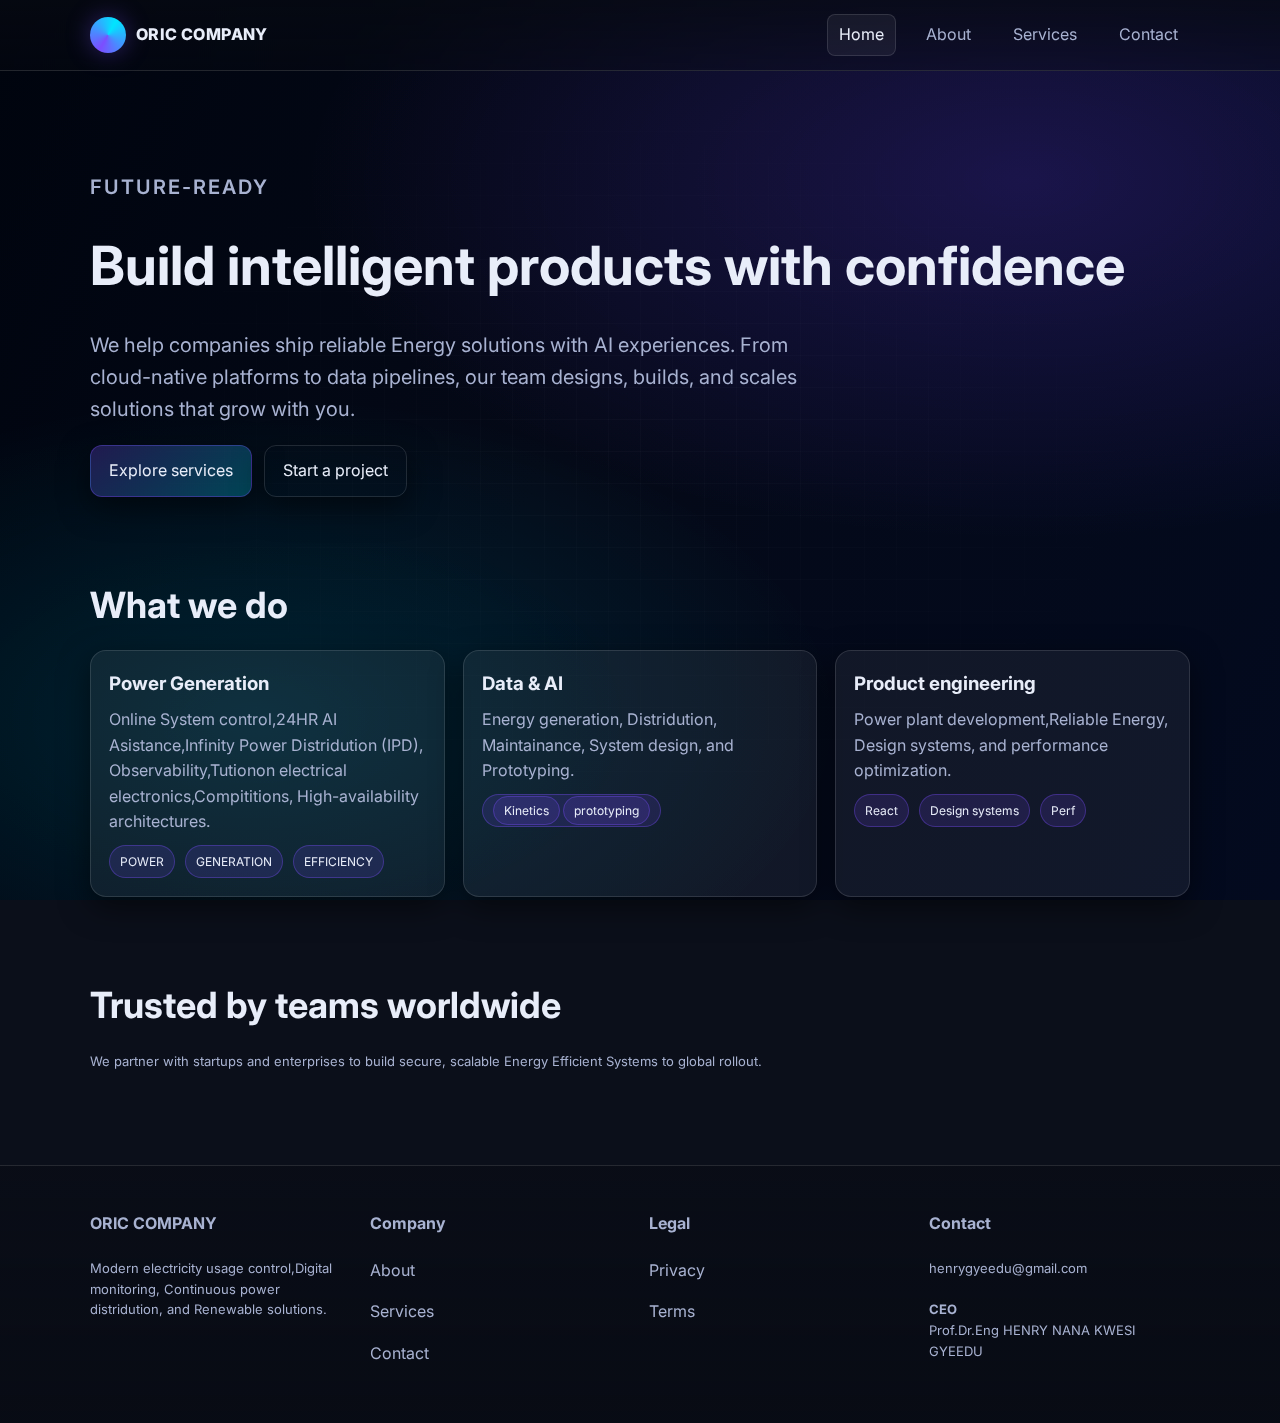
<file: index.html>
<!DOCTYPE html>
<html lang="en">
<head>
  <meta charset="UTF-8" />
  <meta name="viewport" content="width=device-width, initial-scale=1" />
  <title>ORIC COMPANY � Intelligent Solutions</title>
  <meta name="description" content="ORIC COMPANY delivers smooth and consistent power,Allow onnetpower, systemcontrols , and AI solutions with a sleek, technology-first experience." />
  <link rel="stylesheet" href="styles.css" />
</head>
<body>
  <header class="header">
    <div class="container nav">
      <a class="brand" href="index.html" aria-label="ORIC COMPANY LIMITED home">
        <span class="brand-logo" aria-hidden="true"></span>
        <span class="brand-name">ORIC COMPANY</span>
      </a>
      <button class="nav-toggle" aria-label="Toggle navigation">?</button>
      <nav class="nav-links" aria-label="Main">
        <a class="active" href="index.html">Home</a>
        <a href="about.html">About</a>
        <a href="services.html">Services</a>
        <a href="contact.html">Contact</a>
      </nav>
    </div>
  </header>

  <main>
    <section class="hero container">
      <p class="kicker">Future-ready</p>
      <h1>Build intelligent products with confidence</h1>
      <p>We help companies ship reliable Energy solutions with AI experiences. From cloud-native platforms to data pipelines, our team designs, builds, and scales solutions that grow with you.</p>
      <div class="hero-actions">
        <a class="btn btn-primary" href="services.html">Explore services</a>
        <a class="btn btn-outline" href="contact.html">Start a project</a>
      </div>
    </section>

    <section class="section container">
      <h2>What we do</h2>
      <div class="grid">
        <article class="card">
          <h3>Power Generation</h3>
          <p>Online System control,24HR AI Asistance,Infinity Power Distridution (IPD), Observability,Tutionon electrical electronics,Compititions, High-availability architectures.</p>
          <div class="badges">
            <span class="badge">POWER</span>
            <span class="badge">GENERATION</span>
            <span class="badge">EFFICIENCY</span>
          </div>
        </article>
        <article class="card">
          <h3>Data & AI</h3>
          <p>Energy generation, Distridution, Maintainance, System design, and Prototyping.</p>
          <div class="badges">
            <span class="badge"ai asist</span>
            <span class="badge">Kinetics</span>
            <span class="badge">prototyping</span>
          </div>
        </article>
        <article class="card">
          <h3>Product engineering</h3>
          <p>Power plant development,Reliable Energy, Design systems, and performance optimization.</p>
          <div class="badges">
            <span class="badge">React</span>
            <span class="badge">Design systems</span>
            <span class="badge">Perf</span>
          </div>
        </article>
      </div>
    </section>

    <section class="section container">
      <h2>Trusted by teams worldwide</h2>
      <p class="small">We partner with startups and enterprises to build secure, scalable Energy Efficient Systems to global rollout.</p>
    </section>
  </main>

  <footer class="footer">
    <div class="container columns">
      <div class="col"><h4>ORIC COMPANY</h4><p class="small">Modern electricity usage control,Digital monitoring, Continuous power distridution, and Renewable solutions.</p></div>
      <div class="col"><h4>Company</h4><p><a href="about.html">About</a></p><p><a href="services.html">Services</a></p><p><a href="contact.html">Contact</a></p></div>
      <div class="col"><h4>Legal</h4><p><a href="#">Privacy</a></p><p><a href="#">Terms</a></p></div>
      <div class="col"><h4>Contact</h4><p class="small">henrygyeedu@gmail.com<br/>
<br/>
<b>CEO</b><br/>
Prof.Dr.Eng HENRY NANA KWESI GYEEDU
    
</p></div>
  </footer>
  <script src="scripts.js"></script>
</body>
</html>
</file>
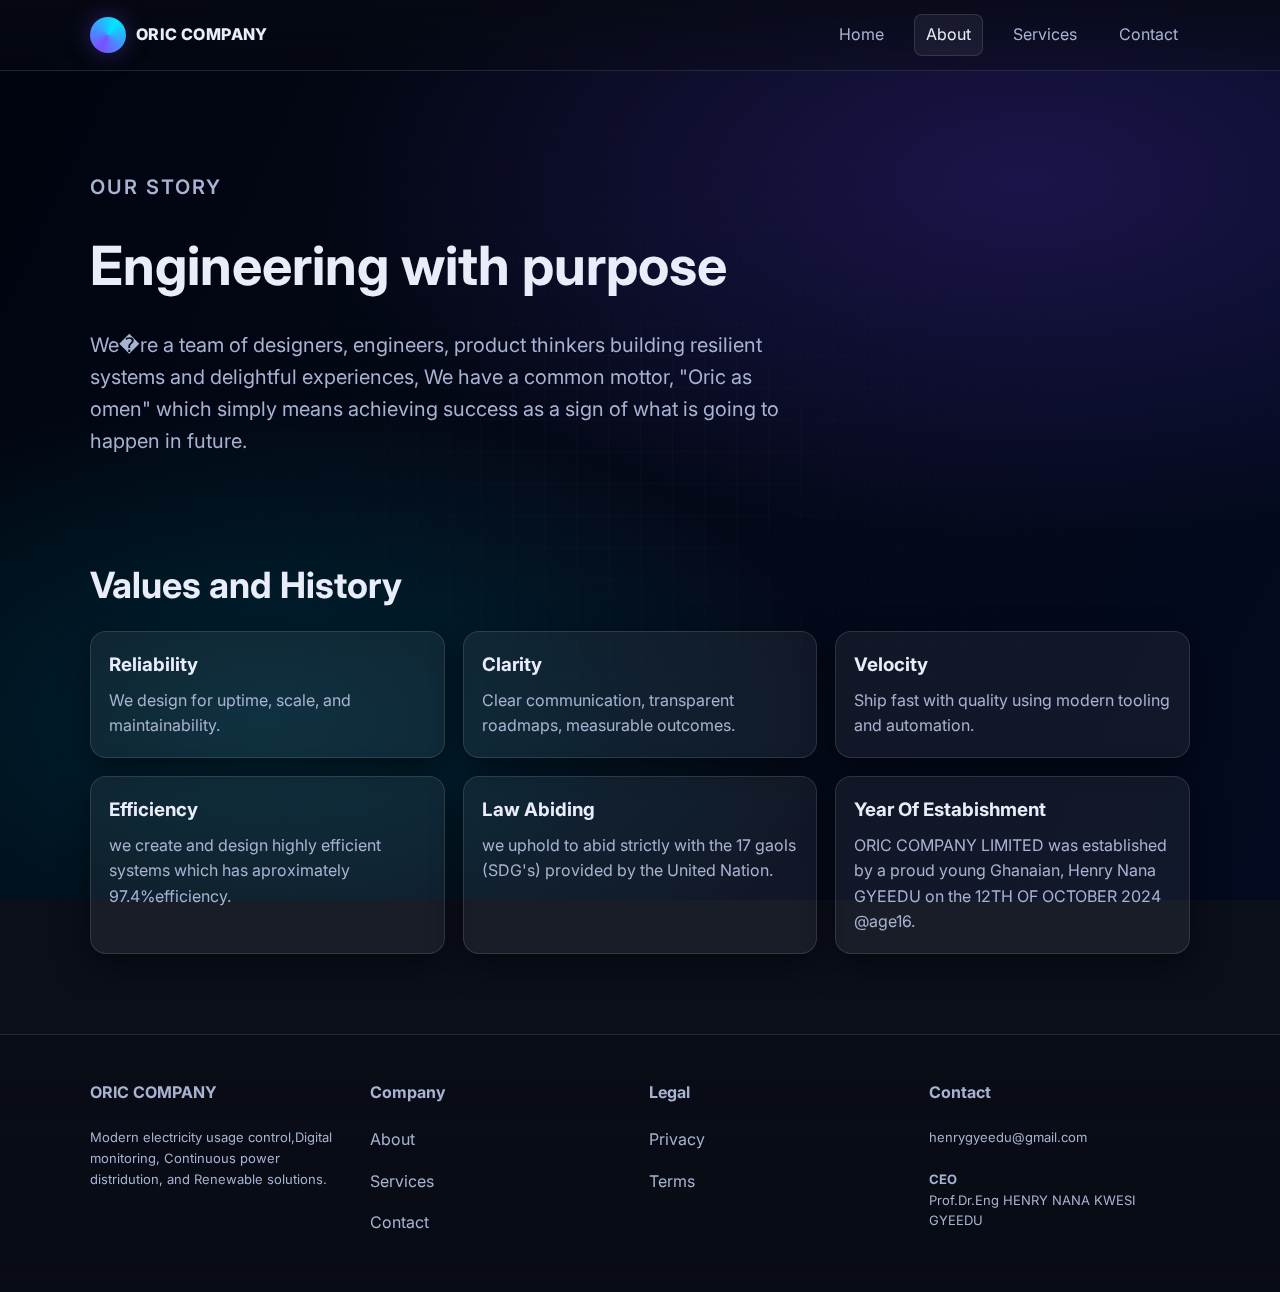
<file: about.html>
<!DOCTYPE html>
<html lang="en">
<head>
  <meta charset="UTF-8" />
  <meta name="viewport" content="width=device-width, initial-scale=1" />
  <title>About �ORIC COMPANY LIMIT.</title>
  <link rel="stylesheet" href="styles.css" />
</head>
<body>
  <header class="header">
    <div class="container nav">
      <a class="brand" href="index.html"><span class="brand-logo"></span><span class="brand-name">ORIC COMPANY</span></a>
      <button class="nav-toggle" aria-label="Toggle navigation">?</button>
      <nav class="nav-links" aria-label="Main">
        <a href="index.html">Home</a>
        <a class="active" href="about.html">About</a>
        <a href="services.html">Services</a>
        <a href="contact.html">Contact</a>
      </nav>
    </div>
  </header>

  <main>
    <section class="hero container">
      <p class="kicker">Our story</p>
      <h1>Engineering with purpose</h1>
      <p>We�re a team of designers, engineers, product thinkers building resilient systems and delightful experiences, We have a common mottor, "Oric as omen" which simply means achieving success as a sign of what is going to  happen in future.</p>
    </section>

    <section class="section container">
      <h2>Values and History</h2>
      <div class="grid">
        <article class="card"><h3>Reliability</h3><p>We design for uptime, scale, and maintainability.</p></article>
        <article class="card"><h3>Clarity</h3><p>Clear communication, transparent roadmaps, measurable outcomes.</p></article>
        <article class="card"><h3>Velocity</h3><p>Ship fast with quality using modern tooling and automation.</p></article>

<article class="card"><h3>Efficiency</h3><p>we create and design highly efficient systems which has aproximately 97.4%efficiency.</p></article>

<article class="card"><h3>Law Abiding</h3><p>we uphold to abid strictly with the 17 gaols (SDG's) provided by the United Nation.</p></article>

<article class="card"><h3>Year Of Estabishment</h3><p>ORIC COMPANY LIMITED was established by a proud young Ghanaian, Henry Nana GYEEDU on the 12TH OF OCTOBER 2024 @age16.</p></article>


 </div>
    </section>
  </main>

  <footer class="footer">
    <div class="container columns">
      <div class="col"><h4>ORIC COMPANY</h4><p class="small">Modern electricity usage control,Digital monitoring, Continuous power distridution, and Renewable solutions.</p></div>
      <div class="col"><h4>Company</h4><p><a href="about.html">About</a></p><p><a href="services.html">Services</a></p><p><a href="contact.html">Contact</a></p></div>
      <div class="col"><h4>Legal</h4><p><a href="#">Privacy</a></p><p><a href="#">Terms</a></p></div>
      <div class="col"><h4>Contact</h4><p class="small">henrygyeedu@gmail.com<br/>
<br/>
<b>CEO</b><br/>
Prof.Dr.Eng HENRY NANA KWESI GYEEDU
    
</p></div>
  </footer>

  <script src="scripts.js"></script>
</body>
</html>
</file>
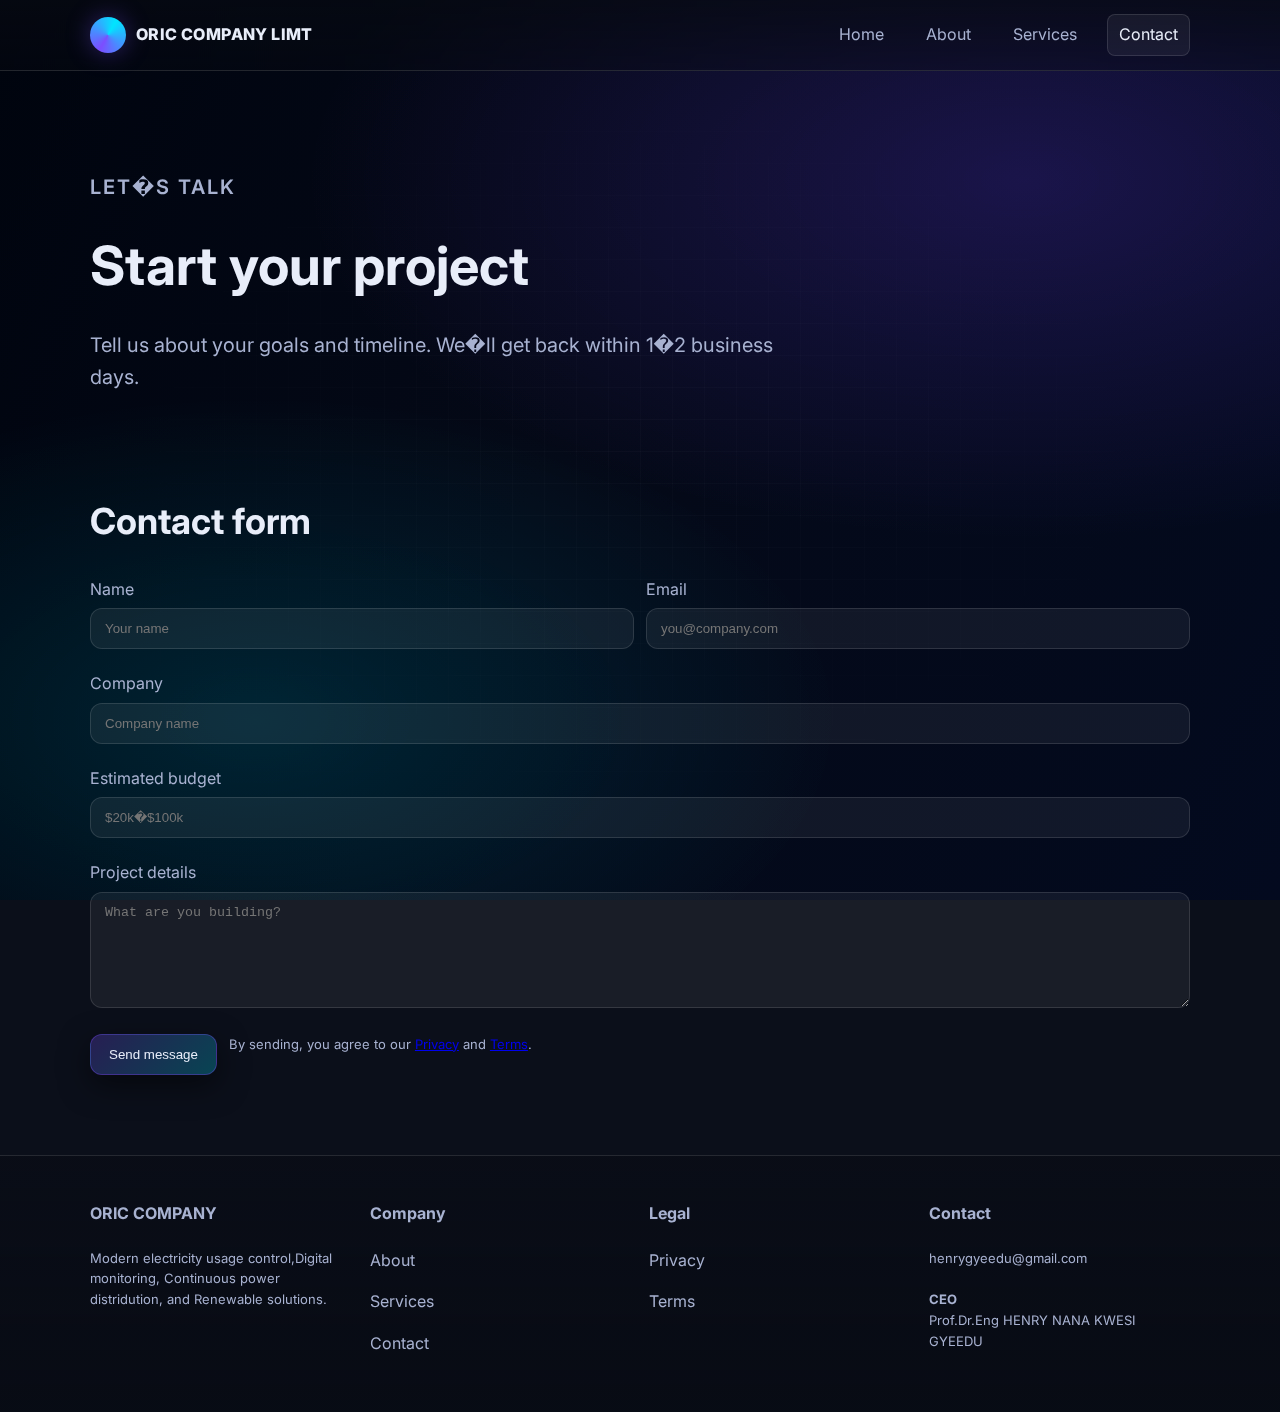
<file: contact.html>
<!DOCTYPE html>
<html lang="en">
<head>
  <meta charset="UTF-8" />
  <meta name="viewport" content="width=device-width, initial-scale=1" />
  <title>Contact � ORIC COMPANY LIMT.</title>
  <link rel="stylesheet" href="styles.css" />
</head>
<body>
  <header class="header">
    <div class="container nav">
      <a class="brand" href="index.html"><span class="brand-logo"></span><span class="brand-name">ORIC COMPANY LIMT</span></a>
      <button class="nav-toggle" aria-label="Toggle navigation">?</button>
      <nav class="nav-links" aria-label="Main">
        <a href="index.html">Home</a>
        <a href="about.html">About</a>
        <a href="services.html">Services</a>
        <a class="active" href="contact.html">Contact</a>
      </nav>
    </div>
  </header>

  <main>
    <section class="hero container">
      <p class="kicker">Let�s talk</p>
      <h1>Start your project</h1>
      <p>Tell us about your goals and timeline. We�ll get back within 1�2 business days.</p>
    </section>

    <section class="section container" aria-labelledby="contact-form">
      <h2 id="contact-form">Contact form</h2>
      <form class="form" action="#" method="post" novalidate>
        <div class="form-row">
          <div class="form-col-6">
            <label class="label" for="name">Name</label>
            <input class="input" id="name" name="name" type="text" placeholder="Your name" required />
          </div>
          <div class="form-col-6">
            <label class="label" for="email">Email</label>
            <input class="input" id="email" name="email" type="email" placeholder="you@company.com" required />
          </div>
          <div class="form-col-12">
            <label class="label" for="company">Company</label>
            <input class="input" id="company" name="company" type="text" placeholder="Company name" />
          </div>
          <div class="form-col-12">
            <label class="label" for="budget">Estimated budget</label>
            <input class="input" id="budget" name="budget" type="text" placeholder="$20k�$100k" />
          </div>
          <div class="form-col-12">
            <label class="label" for="message">Project details</label>
            <textarea class="textarea" id="message" name="message" rows="6" placeholder="What are you building?" required></textarea>
          </div>
        </div>
        <div class="hero-actions">
          <button class="btn btn-primary" type="submit">Send message</button>
          <span class="small">By sending, you agree to our <a href="#">Privacy</a> and <a href="#">Terms</a>.</span>
        </div>
      </form>
    </section>
  </main>

  <footer class="footer">
    <div class="container columns">
      <div class="col"><h4>ORIC COMPANY</h4><p class="small">Modern electricity usage control,Digital monitoring, Continuous power distridution, and Renewable solutions.</p></div>
      <div class="col"><h4>Company</h4><p><a href="about.html">About</a></p><p><a href="services.html">Services</a></p><p><a href="contact.html">Contact</a></p></div>
      <div class="col"><h4>Legal</h4><p><a href="#">Privacy</a></p><p><a href="#">Terms</a></p></div>
      <div class="col"><h4>Contact</h4><p class="small">henrygyeedu@gmail.com<br/>
<br/>
<b>CEO</b><br/>
Prof.Dr.Eng HENRY NANA KWESI GYEEDU
    
</p></div>
  </footer>
  <script src="scripts.js"></script>
</body>
</html>
</file>
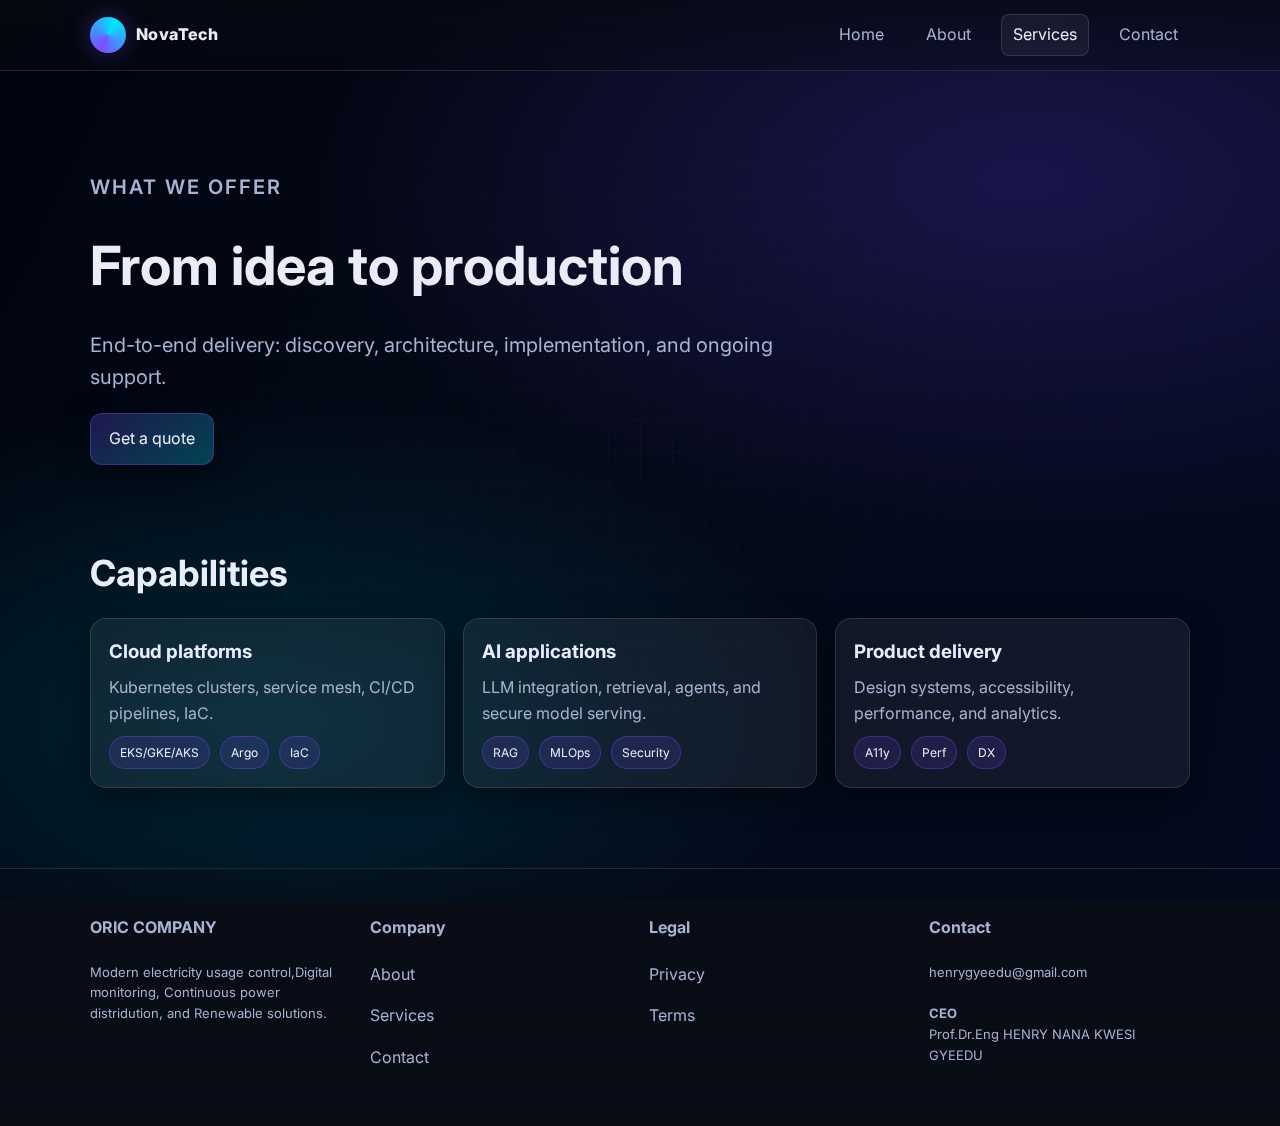
<file: services.html>
<!DOCTYPE html>
<html lang="en">
<head>
  <meta charset="UTF-8" />
  <meta name="viewport" content="width=device-width, initial-scale=1" />
  <title>Services � NovaTech</title>
  <link rel="stylesheet" href="styles.css" />
</head>
<body>
  <header class="header">
    <div class="container nav">
      <a class="brand" href="index.html"><span class="brand-logo"></span><span class="brand-name">NovaTech</span></a>
      <button class="nav-toggle" aria-label="Toggle navigation">?</button>
      <nav class="nav-links" aria-label="Main">
        <a href="index.html">Home</a>
        <a href="about.html">About</a>
        <a class="active" href="services.html">Services</a>
        <a href="contact.html">Contact</a>
      </nav>
    </div>
  </header>

  <main>
    <section class="hero container">
      <p class="kicker">What we offer</p>
      <h1>From idea to production</h1>
      <p>End-to-end delivery: discovery, architecture, implementation, and ongoing support.</p>
      <div class="hero-actions">
        <a class="btn btn-primary" href="contact.html">Get a quote</a>
      </div>
    </section>

    <section class="section container">
      <h2>Capabilities</h2>
      <div class="grid">
        <article class="card">
          <h3>Cloud platforms</h3>
          <p>Kubernetes clusters, service mesh, CI/CD pipelines, IaC.</p>
          <div class="badges"><span class="badge">EKS/GKE/AKS</span><span class="badge">Argo</span><span class="badge">IaC</span></div>
        </article>
        <article class="card">
          <h3>AI applications</h3>
          <p>LLM integration, retrieval, agents, and secure model serving.</p>
          <div class="badges"><span class="badge">RAG</span><span class="badge">MLOps</span><span class="badge">Security</span></div>
        </article>
        <article class="card">
          <h3>Product delivery</h3>
          <p>Design systems, accessibility, performance, and analytics.</p>
          <div class="badges"><span class="badge">A11y</span><span class="badge">Perf</span><span class="badge">DX</span></div>
        </article>
      </div>
    </section>
  </main>
<footer class="footer">
    <div class="container columns">
      <div class="col"><h4>ORIC COMPANY</h4><p class="small">Modern electricity usage control,Digital monitoring, Continuous power distridution, and Renewable solutions.</p></div>
      <div class="col"><h4>Company</h4><p><a href="about.html">About</a></p><p><a href="services.html">Services</a></p><p><a href="contact.html">Contact</a></p></div>
      <div class="col"><h4>Legal</h4><p><a href="#">Privacy</a></p><p><a href="#">Terms</a></p></div>
      <div class="col"><h4>Contact</h4><p class="small">henrygyeedu@gmail.com<br/>
<br/>
<b>CEO</b><br/>
Prof.Dr.Eng HENRY NANA KWESI GYEEDU
    
</p></div>
  </footer>
  <script src="scripts.js"></script>
</body>
</html>
</file>
<file: styles.css>
/* Google Fonts */
@import url("https://fonts.googleapis.com/css2?family=Inter:wght@300;400;600;800&display=swap");

:root {
  --bg-dark: #0b0f1a;
  --bg-darker: #070a12;
  --card: rgba(255, 255, 255, 0.06);
  --card-border: rgba(255, 255, 255, 0.12);
  --text: #e8edf9;
  --muted: #a8b2d1;
  --primary: #7c4dff;   /* Neon violet */
  --secondary: #00e5ff; /* Cyan accent */
  --success: #4caf50;
  --warning: #ffb300;
  --danger: #ff5252;
  --shadow: 0 10px 30px rgba(0, 0, 0, 0.5);
  --radius: 16px;
}

/* Reset + base */
* { box-sizing: border-box; }
html, body { height: 100%; }
body {
  margin: 0;
  font-family: Inter, system-ui, -apple-system, Segoe UI, Roboto, Ubuntu, "Helvetica Neue", Arial, sans-serif;
  color: var(--text);
  background: var(--bg-dark);
  line-height: 1.6;
}

/* Animated tech background */
body::before, body::after {
  content: "";
  position: fixed;
  inset: 0;
  z-index: -2;
}

/* Layer 1: animated gradient mesh */
body::before {
  background:
    radial-gradient(1200px 600px at 80% 20%, rgba(124,77,255,0.18), transparent 60%),
    radial-gradient(900px 500px at 20% 80%, rgba(0,229,255,0.12), transparent 65%),
    linear-gradient(115deg, var(--bg-darker), var(--bg-dark) 45%, #0a1020 100%);
  filter: saturate(120%) contrast(105%);
  animation: floatMesh 18s ease-in-out infinite alternate;
}

@keyframes floatMesh {
  0% { transform: translate3d(0,0,0) scale(1); }
  100% { transform: translate3d(0,-10px,0) scale(1.02); }
}

/* Layer 2: subtle circuit pattern */
body::after {
  background-image:
    repeating-linear-gradient(0deg, rgba(255,255,255,0.04) 0 1px, transparent 1px 32px),
    repeating-linear-gradient(90deg, rgba(255,255,255,0.03) 0 1px, transparent 1px 32px);
  mask-image: radial-gradient(ellipse at center, rgba(0,0,0,0.6), transparent 70%);
}

/* Layout */
.container {
  width: min(1100px, 92%);
  margin: 0 auto;
}

/* Header */
.header {
  position: sticky;
  top: 0;
  backdrop-filter: blur(12px);
  background: linear-gradient(180deg, rgba(7,10,18,0.7), rgba(7,10,18,0.35));
  border-bottom: 1px solid var(--card-border);
  z-index: 100;
}
.nav {
  display: flex; align-items: center; justify-content: space-between;
  padding: 14px 0;
}
.brand {
  display: flex; align-items: center; gap: 10px; text-decoration: none; color: var(--text);
}
.brand-logo {
  width: 36px; height: 36px; border-radius: 50%;
  background: conic-gradient(from 210deg, var(--primary), var(--secondary), var(--primary));
  box-shadow: 0 0 25px rgba(124,77,255,0.35);
}
.brand-name { font-weight: 800; letter-spacing: 0.4px; }

.nav-links {
  display: flex; gap: 18px; align-items: center;
}
.nav-links a {
  color: var(--muted); text-decoration: none; padding: 8px 12px; border-radius: 8px;
  transition: color .2s ease, background .2s ease, box-shadow .2s ease;
}
.nav-links a:hover, .nav-links a.active {
  color: var(--text);
  background: rgba(255,255,255,0.06);
  box-shadow: inset 0 0 0 1px var(--card-border);
}

/* Mobile menu */
.nav-toggle {
  display: none; width: 40px; height: 40px; border-radius: 10px;
  background: var(--card); border: 1px solid var(--card-border); color: var(--text);
}
@media (max-width: 840px) {
  .nav-toggle { display: inline-flex; align-items: center; justify-content: center; }
  .nav-links { display: none; }
  .nav-links.show { display: flex; position: absolute; top: 64px; right: 4%; flex-direction: column;
    background: rgba(7,10,18,0.9); border: 1px solid var(--card-border); border-radius: 14px; padding: 8px; }
  .nav-links.show a { width: 100%; }
}

/* Hero */
.hero {
  padding: 80px 0 40px;
  position: relative;
}
.hero h1 {
  font-size: clamp(28px, 5vw, 54px);
  margin: 0 0 12px;
}
.hero p {
  color: var(--muted);
  font-size: clamp(15px, 2.2vw, 20px);
  max-width: 720px;
}
.hero-actions { display: flex; gap: 12px; margin-top: 18px; flex-wrap: wrap; }
.btn {
  display: inline-flex; align-items: center; gap: 10px;
  padding: 12px 18px; border-radius: 12px; border: 1px solid var(--card-border);
  text-decoration: none; color: var(--text); background: var(--card);
  transition: transform .12s ease, box-shadow .2s ease, background .2s ease;
  box-shadow: var(--shadow);
}
.btn:hover { transform: translateY(-1px); background: rgba(255,255,255,0.09); }
.btn-primary { background: linear-gradient(135deg, rgba(124,77,255,0.25), rgba(0,229,255,0.25)); border-color: rgba(124,77,255,0.35); }
.btn-outline { background: transparent; }

/* Sections */
.section {
  padding: 40px 0;
}
.section h2 {
  font-size: clamp(22px, 4vw, 36px);
  margin: 0 0 16px;
}
.section p { color: var(--muted); }

/* Cards */
.grid {
  display: grid;
  grid-template-columns: repeat(12, 1fr);
  gap: 18px;
}
.card {
  grid-column: span 4;
  background: var(--card); border: 1px solid var(--card-border);
  border-radius: var(--radius); padding: 18px;
  box-shadow: var(--shadow);
}
.card h3 { margin: 0 0 8px; }
.card p { margin: 0; color: var(--muted); }
@media (max-width: 920px) { .card { grid-column: span 6; } }
@media (max-width: 620px) { .card { grid-column: span 12; } }

/* Badges */
.badges { display: flex; gap: 10px; flex-wrap: wrap; margin-top: 10px; }
.badge {
  font-size: 12px; padding: 6px 10px; border-radius: 999px;
  background: rgba(124,77,255,0.15); border: 1px solid rgba(124,77,255,0.35);
}

/* Footer */
.footer {
  margin-top: 40px;
  border-top: 1px solid var(--card-border);
  padding: 24px 0 40px;
  color: var(--muted);
  background: linear-gradient(180deg, rgba(7,10,18,0.35), rgba(7,10,18,0.65));
}
.footer .columns { display: grid; grid-template-columns: repeat(12, 1fr); gap: 18px; }
.footer .col { grid-column: span 3; }
.footer a { color: var(--muted); text-decoration: none; }
@media (max-width: 920px) { .footer .col { grid-column: span 6; } }
@media (max-width: 620px) { .footer .col { grid-column: span 12; } }

/* Forms */
.input, .textarea {
  width: 100%;
  padding: 12px 14px;
  border-radius: 12px;
  color: var(--text);
  background: rgba(255,255,255,0.06);
  border: 1px solid var(--card-border);
  outline: none;
}
.input:focus, .textarea:focus { border-color: rgba(124,77,255,0.6); box-shadow: 0 0 0 4px rgba(124,77,255,0.16); }
.label { display: block; margin: 10px 0 6px; color: var(--muted); }
.form-row { display: grid; grid-template-columns: repeat(12, 1fr); gap: 12px; }
.form-col-6 { grid-column: span 6; }
.form-col-12 { grid-column: span 12; }
@media (max-width: 740px) { .form-col-6 { grid-column: span 12; } }

/* Utility */
.kicker { color: var(--secondary); letter-spacing: 2px; text-transform: uppercase; font-weight: 600; font-size: 12px; }
.small { font-size: 13px; color: var(--muted); }
</file>
